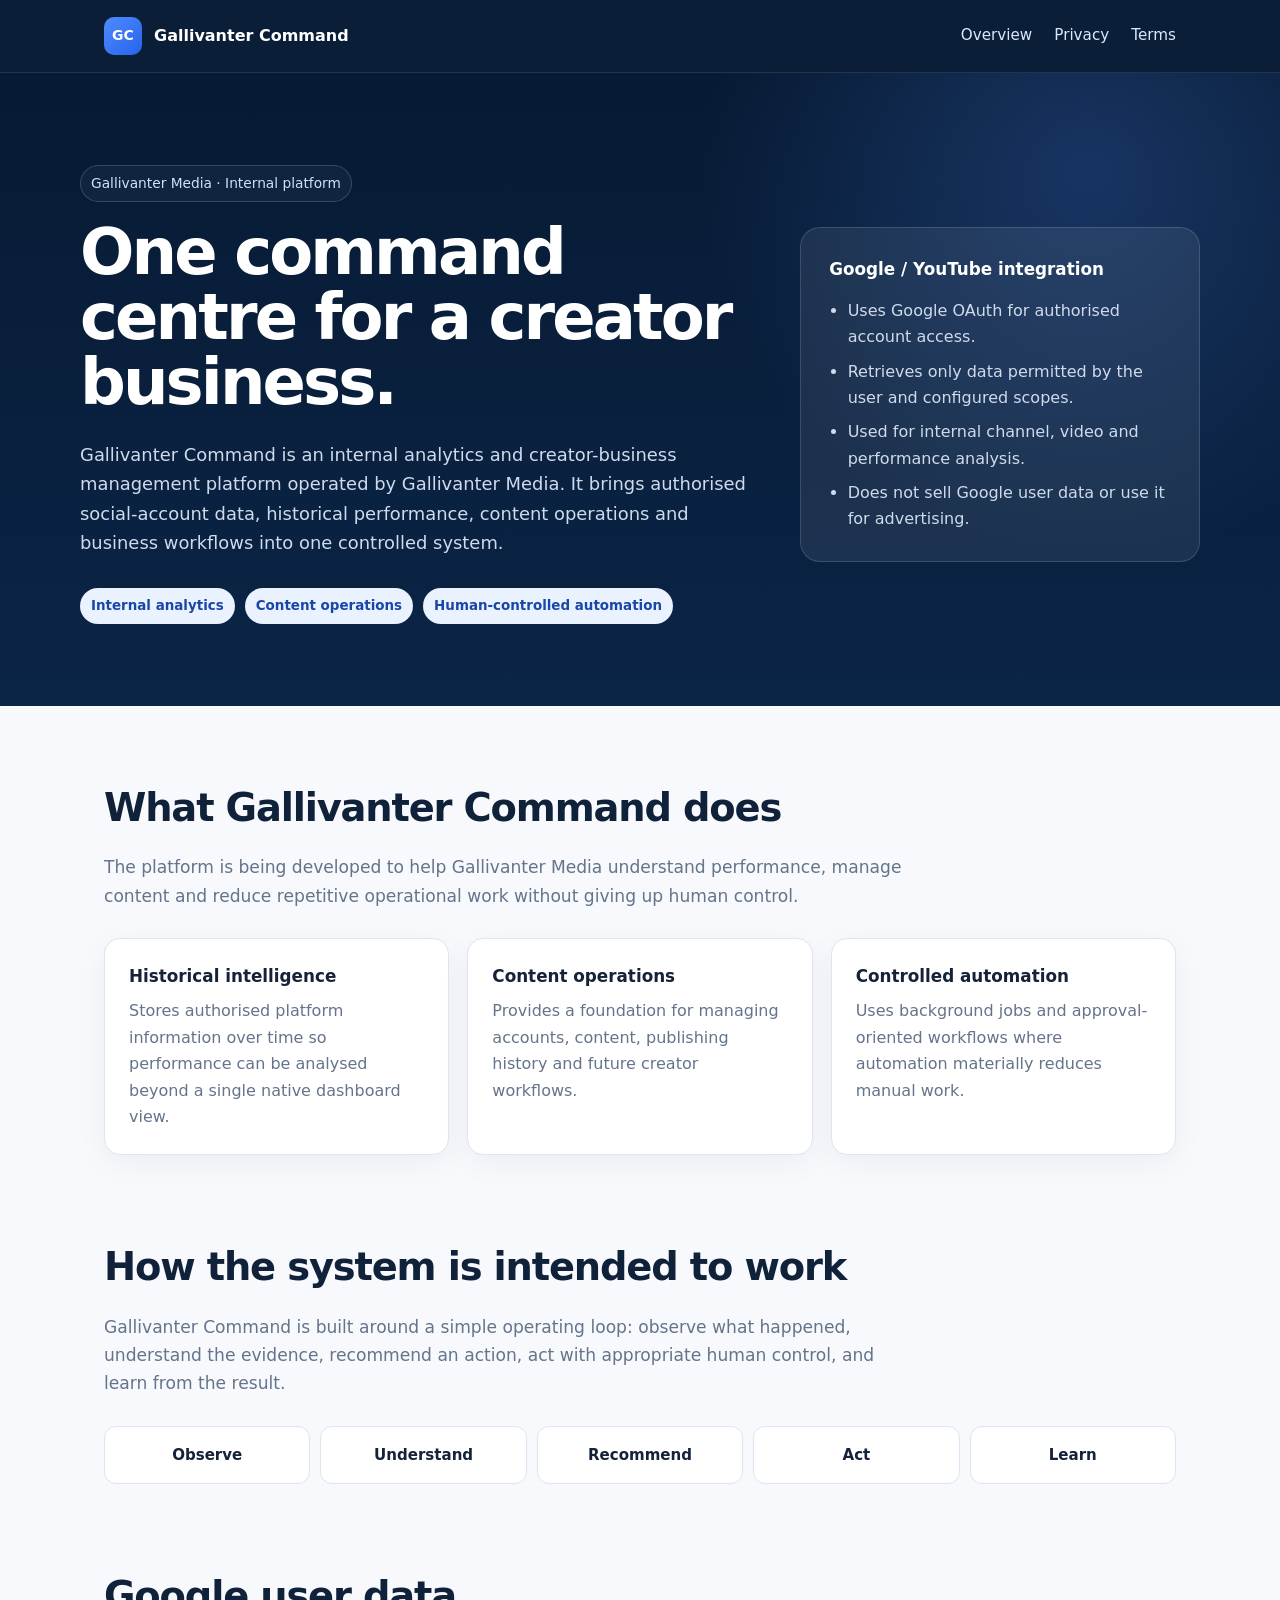
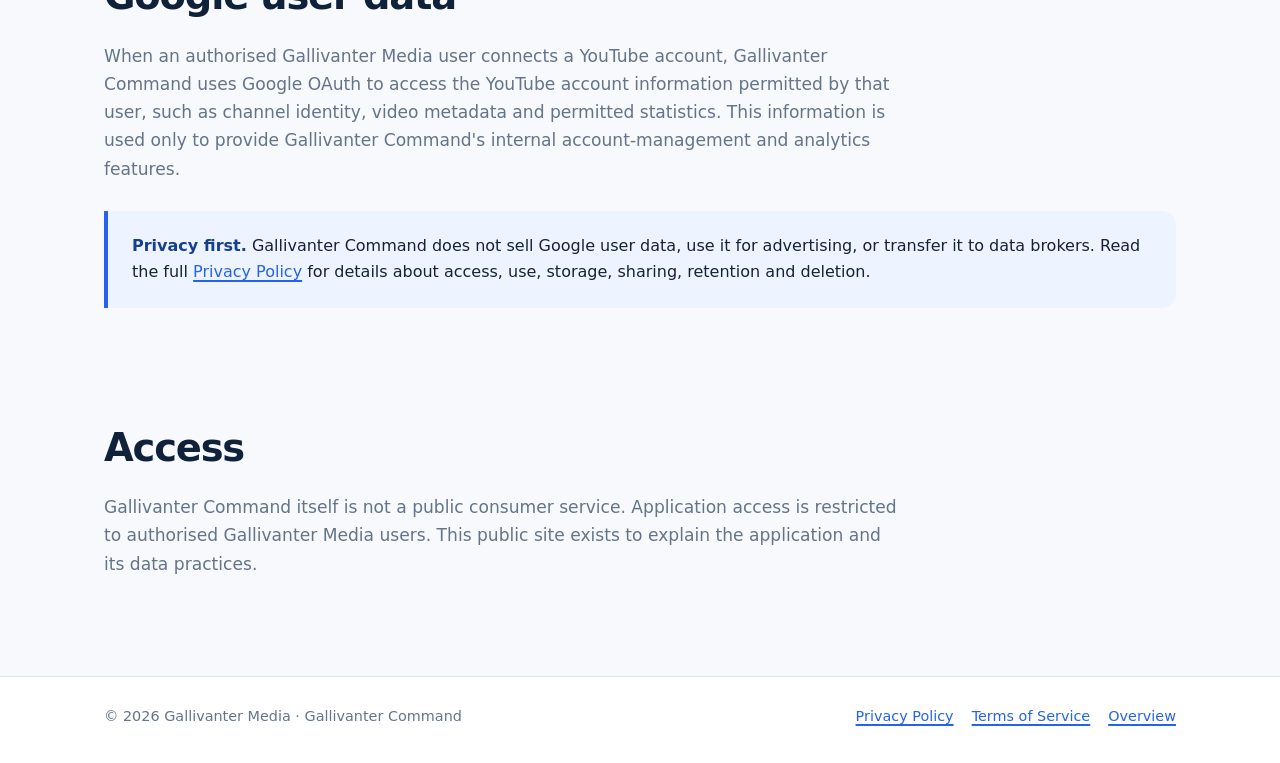
<file: index.html>
<!doctype html>
<html lang="en"><head><meta charset="utf-8"><meta name="viewport" content="width=device-width,initial-scale=1">
<title>Gallivanter Command — Creator Business Intelligence</title>
<meta name="description" content="Gallivanter Command is an internal creator-business analytics and management platform operated by Gallivanter Media.">
<link rel="stylesheet" href="styles.css"></head><body>
<a class="skip-link" href="#main">Skip to content</a>
<header class="site-header">
  <nav class="nav" aria-label="Primary">
    <a class="brand" href="index.html"><span class="brand-mark" aria-hidden="true">GC</span><span>Gallivanter Command</span></a>
    <div class="nav-links"><a href="index.html">Overview</a><a href="privacy.html">Privacy</a><a href="terms.html">Terms</a></div>
  </nav>
</header>

<main id="main">
<section class="hero"><div class="hero-inner"><div>
<div class="eyebrow">Gallivanter Media · Internal platform</div>
<h1>One command centre for a creator business.</h1>
<p>Gallivanter Command is an internal analytics and creator-business management platform operated by Gallivanter Media. It brings authorised social-account data, historical performance, content operations and business workflows into one controlled system.</p>
<div class="badges"><span class="badge">Internal analytics</span><span class="badge">Content operations</span><span class="badge">Human-controlled automation</span></div>
</div><aside class="hero-card"><h2>Google / YouTube integration</h2><ul>
<li>Uses Google OAuth for authorised account access.</li>
<li>Retrieves only data permitted by the user and configured scopes.</li>
<li>Used for internal channel, video and performance analysis.</li>
<li>Does not sell Google user data or use it for advertising.</li>
</ul></aside></div></section>

<section class="section"><h2>What Gallivanter Command does</h2>
<p class="lede">The platform is being developed to help Gallivanter Media understand performance, manage content and reduce repetitive operational work without giving up human control.</p>
<div class="grid">
<article class="card"><h3>Historical intelligence</h3><p>Stores authorised platform information over time so performance can be analysed beyond a single native dashboard view.</p></article>
<article class="card"><h3>Content operations</h3><p>Provides a foundation for managing accounts, content, publishing history and future creator workflows.</p></article>
<article class="card"><h3>Controlled automation</h3><p>Uses background jobs and approval-oriented workflows where automation materially reduces manual work.</p></article>
</div></section>

<section class="section"><h2>How the system is intended to work</h2>
<p class="lede">Gallivanter Command is built around a simple operating loop: observe what happened, understand the evidence, recommend an action, act with appropriate human control, and learn from the result.</p>
<div class="flow"><div>Observe</div><div>Understand</div><div>Recommend</div><div>Act</div><div>Learn</div></div></section>

<section class="section"><h2>Google user data</h2>
<p class="lede">When an authorised Gallivanter Media user connects a YouTube account, Gallivanter Command uses Google OAuth to access the YouTube account information permitted by that user, such as channel identity, video metadata and permitted statistics. This information is used only to provide Gallivanter Command's internal account-management and analytics features.</p>
<div class="callout"><strong>Privacy first.</strong> Gallivanter Command does not sell Google user data, use it for advertising, or transfer it to data brokers. Read the full <a href="privacy.html">Privacy Policy</a> for details about access, use, storage, sharing, retention and deletion.</div></section>

<section class="section"><h2>Access</h2><p class="lede">Gallivanter Command itself is not a public consumer service. Application access is restricted to authorised Gallivanter Media users. This public site exists to explain the application and its data practices.</p></section>
</main><footer>
  <div class="footer-inner">
    <div>© 2026 Gallivanter Media · Gallivanter Command</div>
    <div class="footer-links"><a href="privacy.html">Privacy Policy</a><a href="terms.html">Terms of Service</a><a href="index.html">Overview</a></div>
  </div>
</footer>
</body></html>
</file>
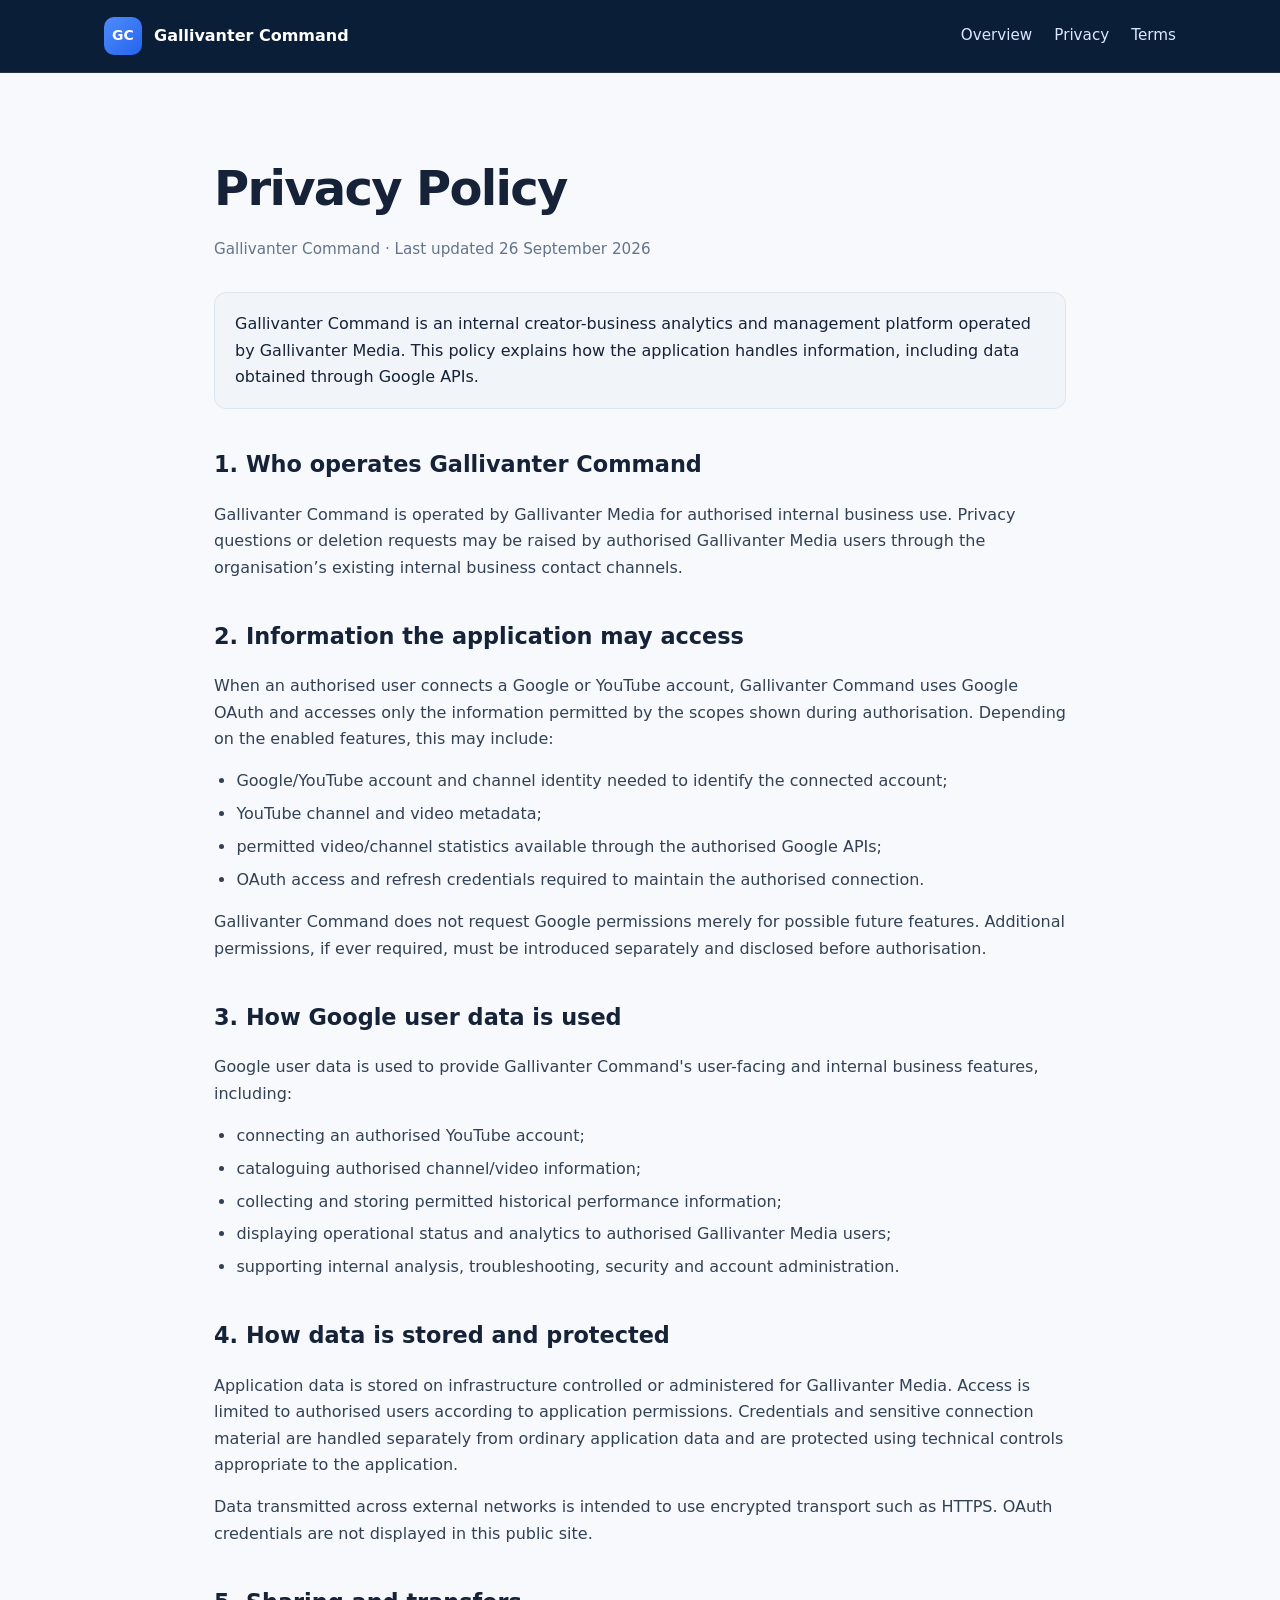
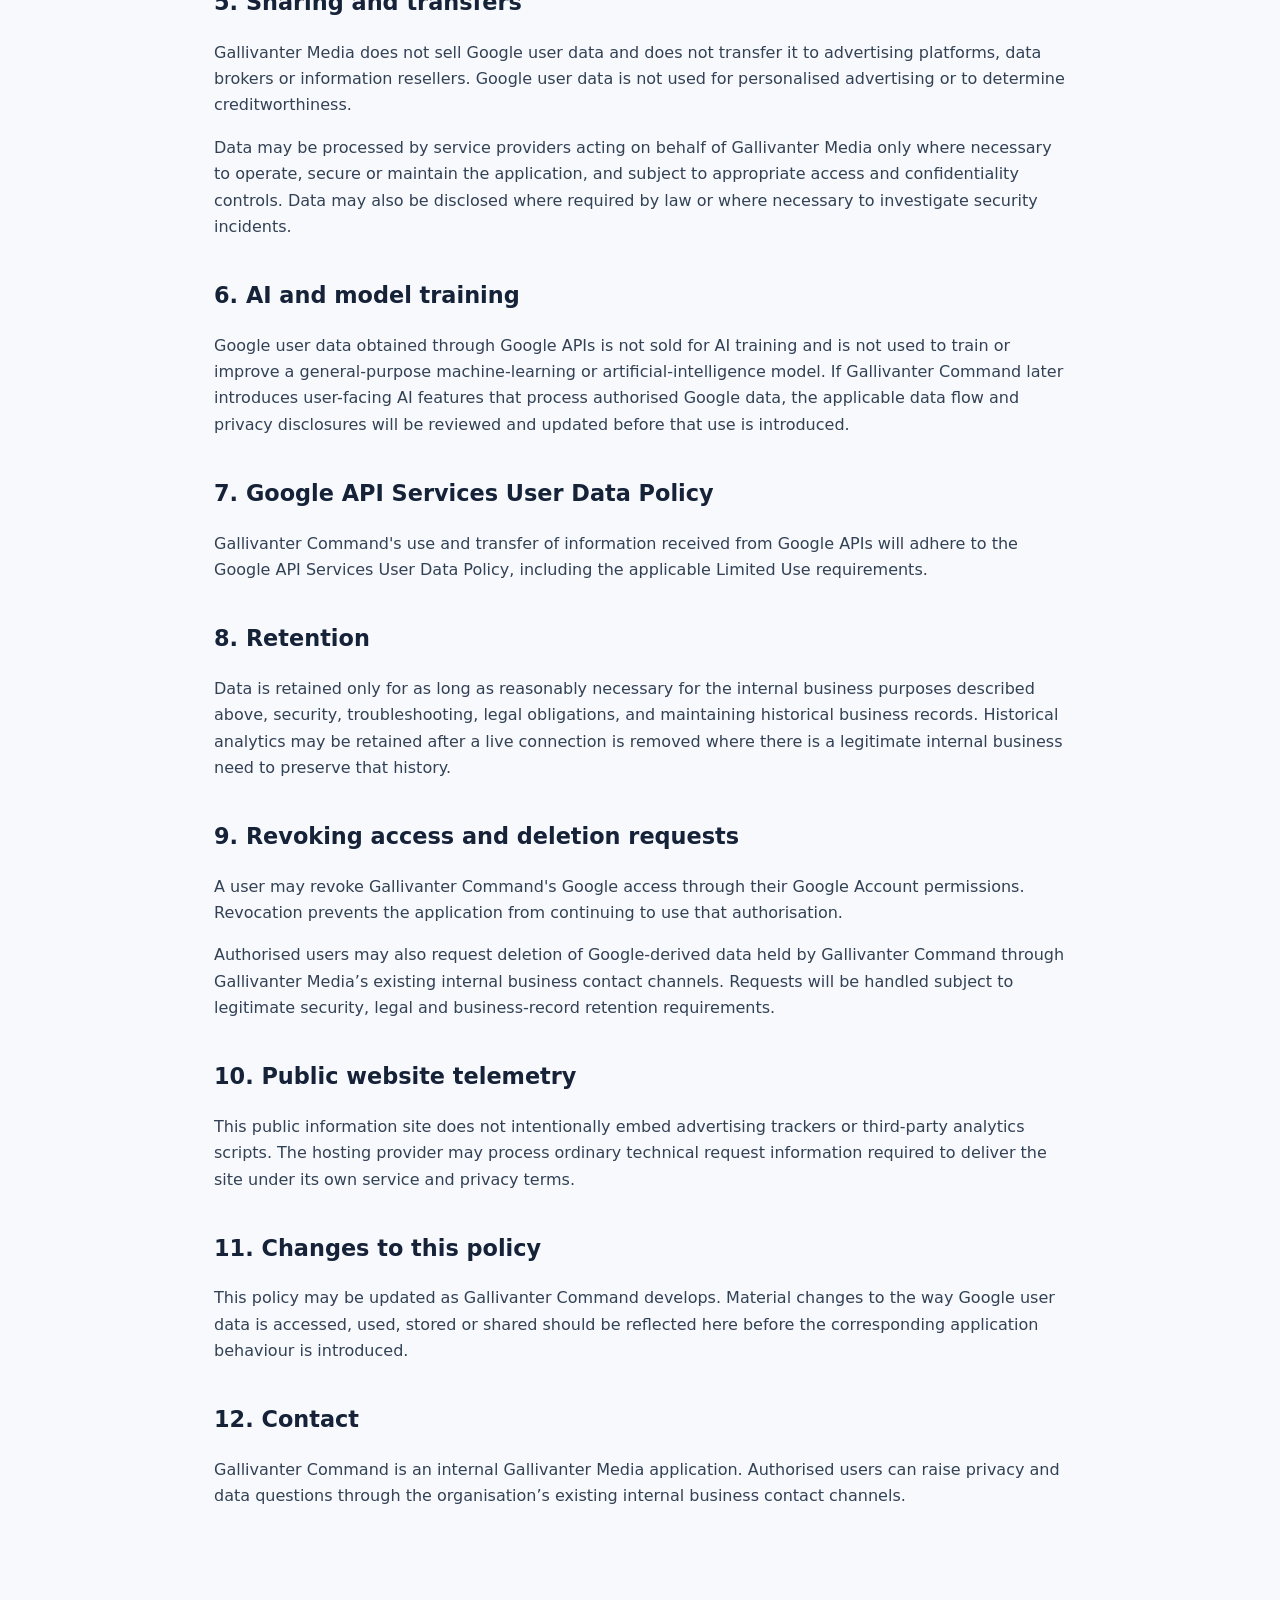
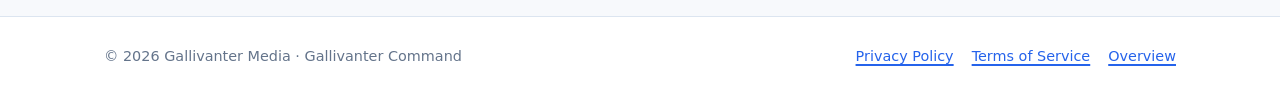
<file: privacy.html>
<!doctype html>
<html lang="en"><head><meta charset="utf-8"><meta name="viewport" content="width=device-width,initial-scale=1">
<title>Privacy Policy — Gallivanter Command</title><link rel="stylesheet" href="styles.css"></head><body>
<a class="skip-link" href="#main">Skip to content</a>
<header class="site-header">
  <nav class="nav" aria-label="Primary">
    <a class="brand" href="index.html"><span class="brand-mark" aria-hidden="true">GC</span><span>Gallivanter Command</span></a>
    <div class="nav-links"><a href="index.html">Overview</a><a href="privacy.html">Privacy</a><a href="terms.html">Terms</a></div>
  </nav>
</header>

<main id="main" class="doc">
<h1>Privacy Policy</h1><p class="meta">Gallivanter Command · Last updated 26 September 2026</p>
<div class="notice">Gallivanter Command is an internal creator-business analytics and management platform operated by Gallivanter Media. This policy explains how the application handles information, including data obtained through Google APIs.</div>

<h2>1. Who operates Gallivanter Command</h2>
<p>Gallivanter Command is operated by Gallivanter Media for authorised internal business use. Privacy questions or deletion requests may be raised by authorised Gallivanter Media users through the organisation’s existing internal business contact channels.</p>

<h2>2. Information the application may access</h2>
<p>When an authorised user connects a Google or YouTube account, Gallivanter Command uses Google OAuth and accesses only the information permitted by the scopes shown during authorisation. Depending on the enabled features, this may include:</p>
<ul><li>Google/YouTube account and channel identity needed to identify the connected account;</li><li>YouTube channel and video metadata;</li><li>permitted video/channel statistics available through the authorised Google APIs;</li><li>OAuth access and refresh credentials required to maintain the authorised connection.</li></ul>
<p>Gallivanter Command does not request Google permissions merely for possible future features. Additional permissions, if ever required, must be introduced separately and disclosed before authorisation.</p>

<h2>3. How Google user data is used</h2>
<p>Google user data is used to provide Gallivanter Command's user-facing and internal business features, including:</p>
<ul><li>connecting an authorised YouTube account;</li><li>cataloguing authorised channel/video information;</li><li>collecting and storing permitted historical performance information;</li><li>displaying operational status and analytics to authorised Gallivanter Media users;</li><li>supporting internal analysis, troubleshooting, security and account administration.</li></ul>

<h2>4. How data is stored and protected</h2>
<p>Application data is stored on infrastructure controlled or administered for Gallivanter Media. Access is limited to authorised users according to application permissions. Credentials and sensitive connection material are handled separately from ordinary application data and are protected using technical controls appropriate to the application.</p>
<p>Data transmitted across external networks is intended to use encrypted transport such as HTTPS. OAuth credentials are not displayed in this public site.</p>

<h2>5. Sharing and transfers</h2>
<p>Gallivanter Media does not sell Google user data and does not transfer it to advertising platforms, data brokers or information resellers. Google user data is not used for personalised advertising or to determine creditworthiness.</p>
<p>Data may be processed by service providers acting on behalf of Gallivanter Media only where necessary to operate, secure or maintain the application, and subject to appropriate access and confidentiality controls. Data may also be disclosed where required by law or where necessary to investigate security incidents.</p>

<h2>6. AI and model training</h2>
<p>Google user data obtained through Google APIs is not sold for AI training and is not used to train or improve a general-purpose machine-learning or artificial-intelligence model. If Gallivanter Command later introduces user-facing AI features that process authorised Google data, the applicable data flow and privacy disclosures will be reviewed and updated before that use is introduced.</p>

<h2>7. Google API Services User Data Policy</h2>
<p>Gallivanter Command's use and transfer of information received from Google APIs will adhere to the Google API Services User Data Policy, including the applicable Limited Use requirements.</p>

<h2>8. Retention</h2>
<p>Data is retained only for as long as reasonably necessary for the internal business purposes described above, security, troubleshooting, legal obligations, and maintaining historical business records. Historical analytics may be retained after a live connection is removed where there is a legitimate internal business need to preserve that history.</p>

<h2>9. Revoking access and deletion requests</h2>
<p>A user may revoke Gallivanter Command's Google access through their Google Account permissions. Revocation prevents the application from continuing to use that authorisation.</p>
<p>Authorised users may also request deletion of Google-derived data held by Gallivanter Command through Gallivanter Media’s existing internal business contact channels. Requests will be handled subject to legitimate security, legal and business-record retention requirements.</p>

<h2>10. Public website telemetry</h2>
<p>This public information site does not intentionally embed advertising trackers or third-party analytics scripts. The hosting provider may process ordinary technical request information required to deliver the site under its own service and privacy terms.</p>

<h2>11. Changes to this policy</h2>
<p>This policy may be updated as Gallivanter Command develops. Material changes to the way Google user data is accessed, used, stored or shared should be reflected here before the corresponding application behaviour is introduced.</p>

<h2>12. Contact</h2><p>Gallivanter Command is an internal Gallivanter Media application. Authorised users can raise privacy and data questions through the organisation’s existing internal business contact channels.</p>
</main><footer>
  <div class="footer-inner">
    <div>© 2026 Gallivanter Media · Gallivanter Command</div>
    <div class="footer-links"><a href="privacy.html">Privacy Policy</a><a href="terms.html">Terms of Service</a><a href="index.html">Overview</a></div>
  </div>
</footer>
</body></html>
</file>
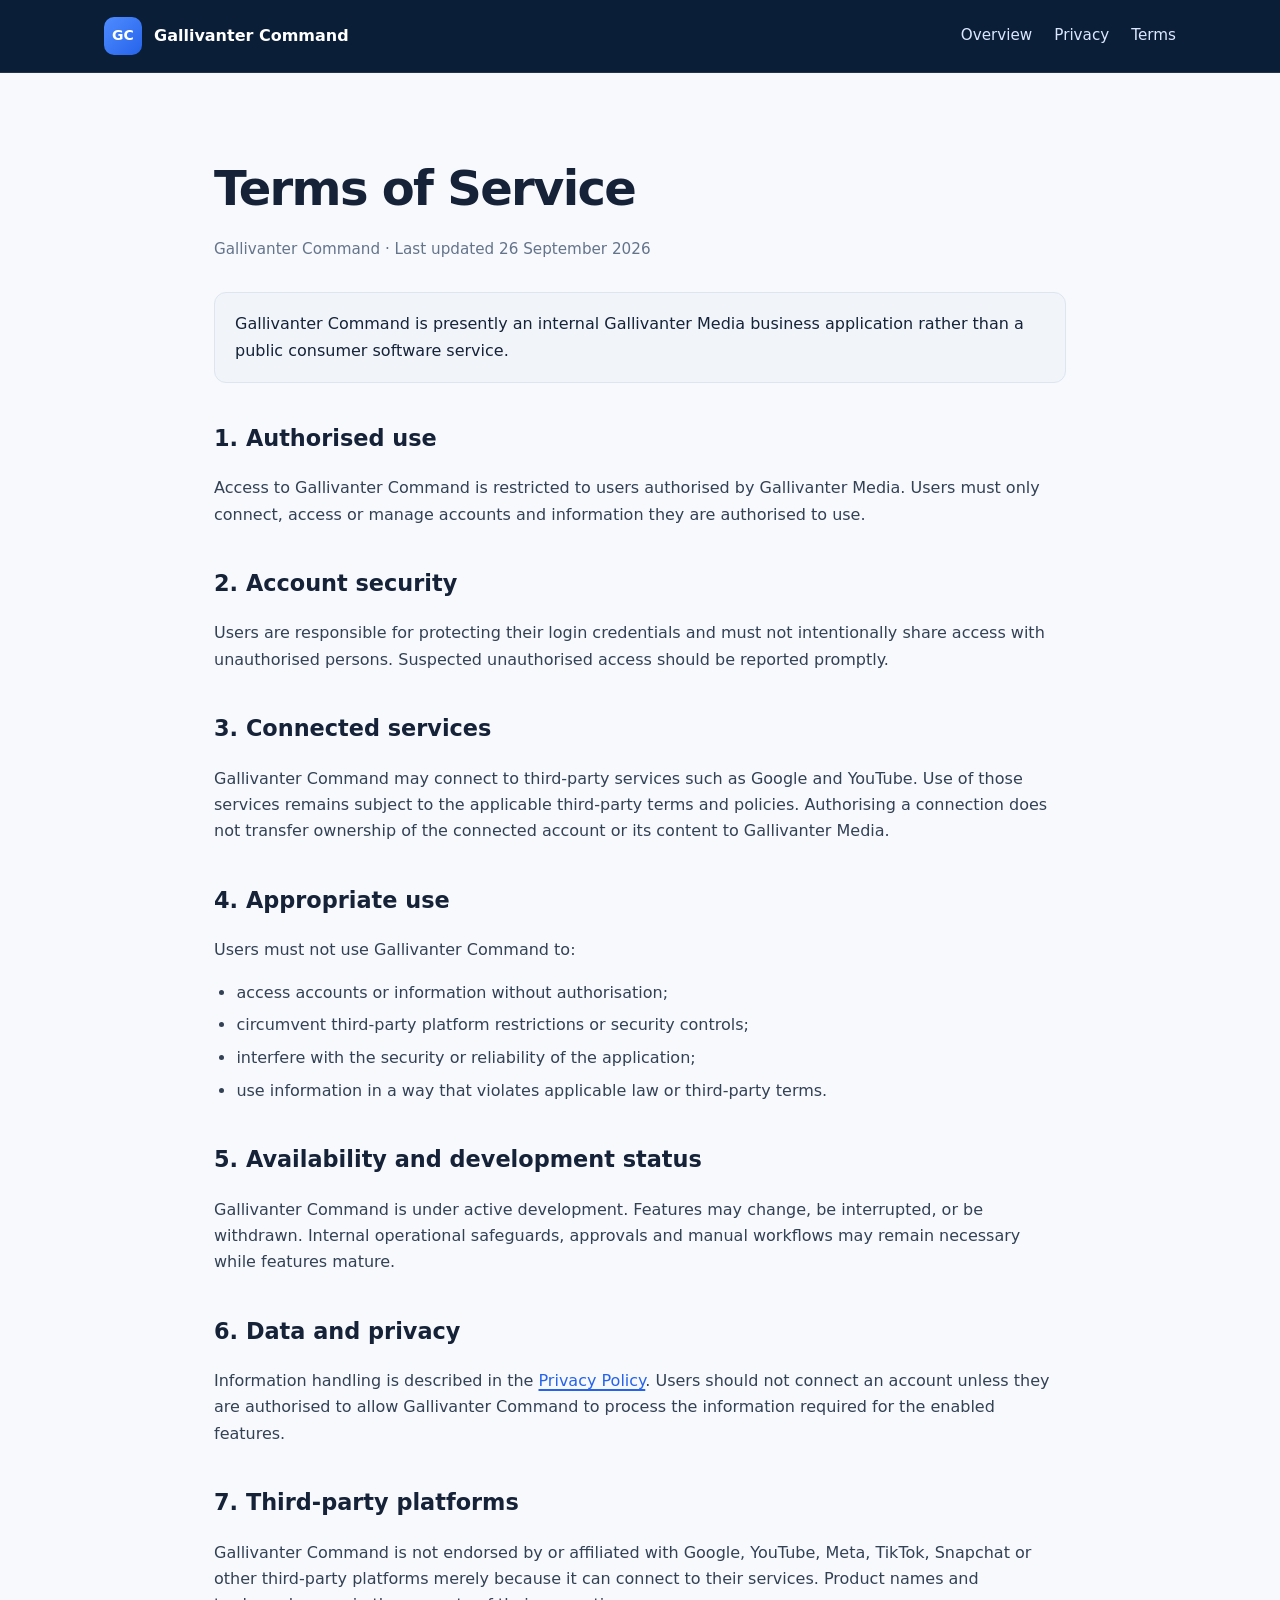
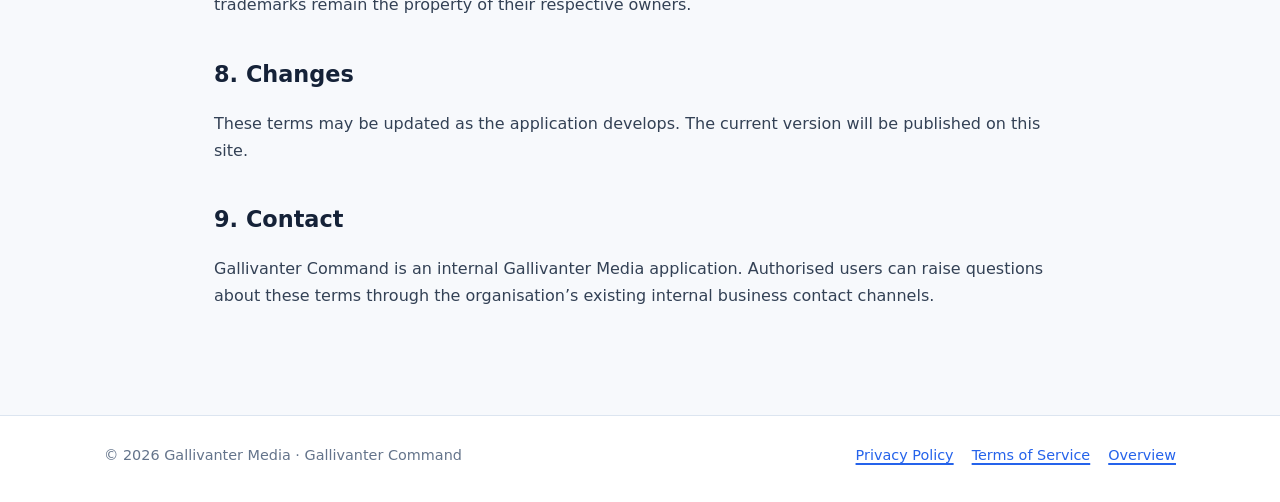
<file: terms.html>
<!doctype html>
<html lang="en"><head><meta charset="utf-8"><meta name="viewport" content="width=device-width,initial-scale=1">
<title>Terms of Service — Gallivanter Command</title><link rel="stylesheet" href="styles.css"></head><body>
<a class="skip-link" href="#main">Skip to content</a>
<header class="site-header">
  <nav class="nav" aria-label="Primary">
    <a class="brand" href="index.html"><span class="brand-mark" aria-hidden="true">GC</span><span>Gallivanter Command</span></a>
    <div class="nav-links"><a href="index.html">Overview</a><a href="privacy.html">Privacy</a><a href="terms.html">Terms</a></div>
  </nav>
</header>

<main id="main" class="doc">
<h1>Terms of Service</h1><p class="meta">Gallivanter Command · Last updated 26 September 2026</p>
<div class="notice">Gallivanter Command is presently an internal Gallivanter Media business application rather than a public consumer software service.</div>
<h2>1. Authorised use</h2><p>Access to Gallivanter Command is restricted to users authorised by Gallivanter Media. Users must only connect, access or manage accounts and information they are authorised to use.</p>
<h2>2. Account security</h2><p>Users are responsible for protecting their login credentials and must not intentionally share access with unauthorised persons. Suspected unauthorised access should be reported promptly.</p>
<h2>3. Connected services</h2><p>Gallivanter Command may connect to third-party services such as Google and YouTube. Use of those services remains subject to the applicable third-party terms and policies. Authorising a connection does not transfer ownership of the connected account or its content to Gallivanter Media.</p>
<h2>4. Appropriate use</h2><p>Users must not use Gallivanter Command to:</p><ul><li>access accounts or information without authorisation;</li><li>circumvent third-party platform restrictions or security controls;</li><li>interfere with the security or reliability of the application;</li><li>use information in a way that violates applicable law or third-party terms.</li></ul>
<h2>5. Availability and development status</h2><p>Gallivanter Command is under active development. Features may change, be interrupted, or be withdrawn. Internal operational safeguards, approvals and manual workflows may remain necessary while features mature.</p>
<h2>6. Data and privacy</h2><p>Information handling is described in the <a href="privacy.html">Privacy Policy</a>. Users should not connect an account unless they are authorised to allow Gallivanter Command to process the information required for the enabled features.</p>
<h2>7. Third-party platforms</h2><p>Gallivanter Command is not endorsed by or affiliated with Google, YouTube, Meta, TikTok, Snapchat or other third-party platforms merely because it can connect to their services. Product names and trademarks remain the property of their respective owners.</p>
<h2>8. Changes</h2><p>These terms may be updated as the application develops. The current version will be published on this site.</p>
<h2>9. Contact</h2><p>Gallivanter Command is an internal Gallivanter Media application. Authorised users can raise questions about these terms through the organisation’s existing internal business contact channels.</p>
</main><footer>
  <div class="footer-inner">
    <div>© 2026 Gallivanter Media · Gallivanter Command</div>
    <div class="footer-links"><a href="privacy.html">Privacy Policy</a><a href="terms.html">Terms of Service</a><a href="index.html">Overview</a></div>
  </div>
</footer>
</body></html>
</file>
<file: styles.css>
:root{--navy:#071a33;--navy2:#0b2547;--blue:#2563eb;--soft:#eaf1ff;--ink:#152238;--muted:#64748b;--line:#dce5f0;--bg:#f7f9fc;--card:#fff;--max:1120px}
*{box-sizing:border-box}html{scroll-behavior:smooth}body{margin:0;color:var(--ink);background:var(--bg);font-family:Inter,ui-sans-serif,system-ui,-apple-system,BlinkMacSystemFont,"Segoe UI",sans-serif;line-height:1.65}
a{color:var(--blue);text-decoration-thickness:1.5px;text-underline-offset:3px}.skip-link{position:absolute;left:-9999px;top:0;background:#fff;padding:.75rem 1rem;z-index:999}.skip-link:focus{left:1rem;top:1rem}
.site-header{background:rgba(7,26,51,.98);border-bottom:1px solid rgba(255,255,255,.1);color:#fff}.nav{max-width:var(--max);margin:0 auto;min-height:72px;padding:0 24px;display:flex;align-items:center;justify-content:space-between;gap:24px}
.brand{display:flex;align-items:center;gap:12px;color:#fff;text-decoration:none;font-weight:750}.brand-mark{width:38px;height:38px;border-radius:10px;display:grid;place-items:center;background:linear-gradient(135deg,#4f8cff,#2563eb);font-size:14px}
.nav-links{display:flex;gap:22px;flex-wrap:wrap;font-size:.95rem}.nav-links a{color:#dbe7ff;text-decoration:none}.nav-links a:hover{color:#fff}
.hero{background:radial-gradient(circle at 85% 15%,rgba(79,140,255,.22),transparent 32%),linear-gradient(180deg,var(--navy),var(--navy2));color:#fff;padding:92px 24px 82px}
.hero-inner{max-width:var(--max);margin:0 auto;display:grid;grid-template-columns:1.25fr .75fr;gap:54px;align-items:center}.eyebrow{display:inline-flex;margin-bottom:18px;padding:6px 10px;border:1px solid rgba(255,255,255,.16);border-radius:999px;color:#cfe0ff;font-size:.86rem;background:rgba(255,255,255,.04)}
.hero h1{font-size:clamp(2.45rem,5vw,4.7rem);line-height:1.02;letter-spacing:-.045em;margin:0 0 24px}.hero p{max-width:760px;font-size:1.12rem;color:#cfdbec;margin:0 0 30px}
.hero-card{background:rgba(255,255,255,.075);border:1px solid rgba(255,255,255,.14);border-radius:20px;padding:28px}.hero-card h2{margin-top:0;font-size:1.05rem}.hero-card ul{margin:0;padding-left:1.15rem;color:#cfdbec}.hero-card li+li{margin-top:.5rem}
.badges{display:flex;flex-wrap:wrap;gap:10px;margin-top:24px}.badge{padding:7px 11px;border-radius:999px;background:var(--soft);color:#1847a8;font-size:.84rem;font-weight:650}
.section{max-width:var(--max);margin:0 auto;padding:70px 24px}.section+.section{padding-top:10px}.section h2{margin:0 0 14px;font-size:clamp(1.75rem,3vw,2.45rem);letter-spacing:-.03em;color:#10213a}.lede{max-width:800px;color:var(--muted);font-size:1.07rem;margin:0 0 28px}
.grid{display:grid;grid-template-columns:repeat(3,1fr);gap:18px}.card{background:var(--card);border:1px solid var(--line);border-radius:16px;padding:24px;box-shadow:0 8px 30px rgba(16,33,58,.05)}.card h3{margin:0 0 8px;font-size:1.05rem}.card p{margin:0;color:var(--muted)}
.callout{border-left:4px solid var(--blue);background:#eef4ff;border-radius:0 14px 14px 0;padding:22px 24px;margin:28px 0}.callout strong{color:#173f91}
.flow{display:grid;grid-template-columns:repeat(5,1fr);gap:10px;margin-top:24px}.flow div{background:#fff;border:1px solid var(--line);border-radius:12px;padding:16px 12px;text-align:center;font-weight:700;font-size:.94rem}
.doc{max-width:900px;margin:0 auto;padding:58px 24px 90px}.doc h1{font-size:clamp(2rem,4vw,3rem);letter-spacing:-.035em;line-height:1.08}.doc h2{margin-top:2.3rem;font-size:1.4rem}.doc p,.doc li{color:#334155}.doc ul{padding-left:1.4rem}.doc li+li{margin-top:.4rem}.doc .meta{margin:-10px 0 30px;color:var(--muted);font-size:.95rem}
.notice{background:#f1f5f9;border:1px solid var(--line);border-radius:12px;padding:18px 20px;margin:24px 0}
footer{border-top:1px solid var(--line);background:#fff}.footer-inner{max-width:var(--max);margin:0 auto;padding:28px 24px 34px;display:flex;justify-content:space-between;gap:24px;flex-wrap:wrap;color:var(--muted);font-size:.9rem}.footer-links{display:flex;gap:18px;flex-wrap:wrap}
@media(max-width:820px){.hero-inner{grid-template-columns:1fr}.grid{grid-template-columns:1fr}.flow{grid-template-columns:1fr}.nav{align-items:flex-start;flex-direction:column;padding-top:18px;padding-bottom:18px}}
</file>
